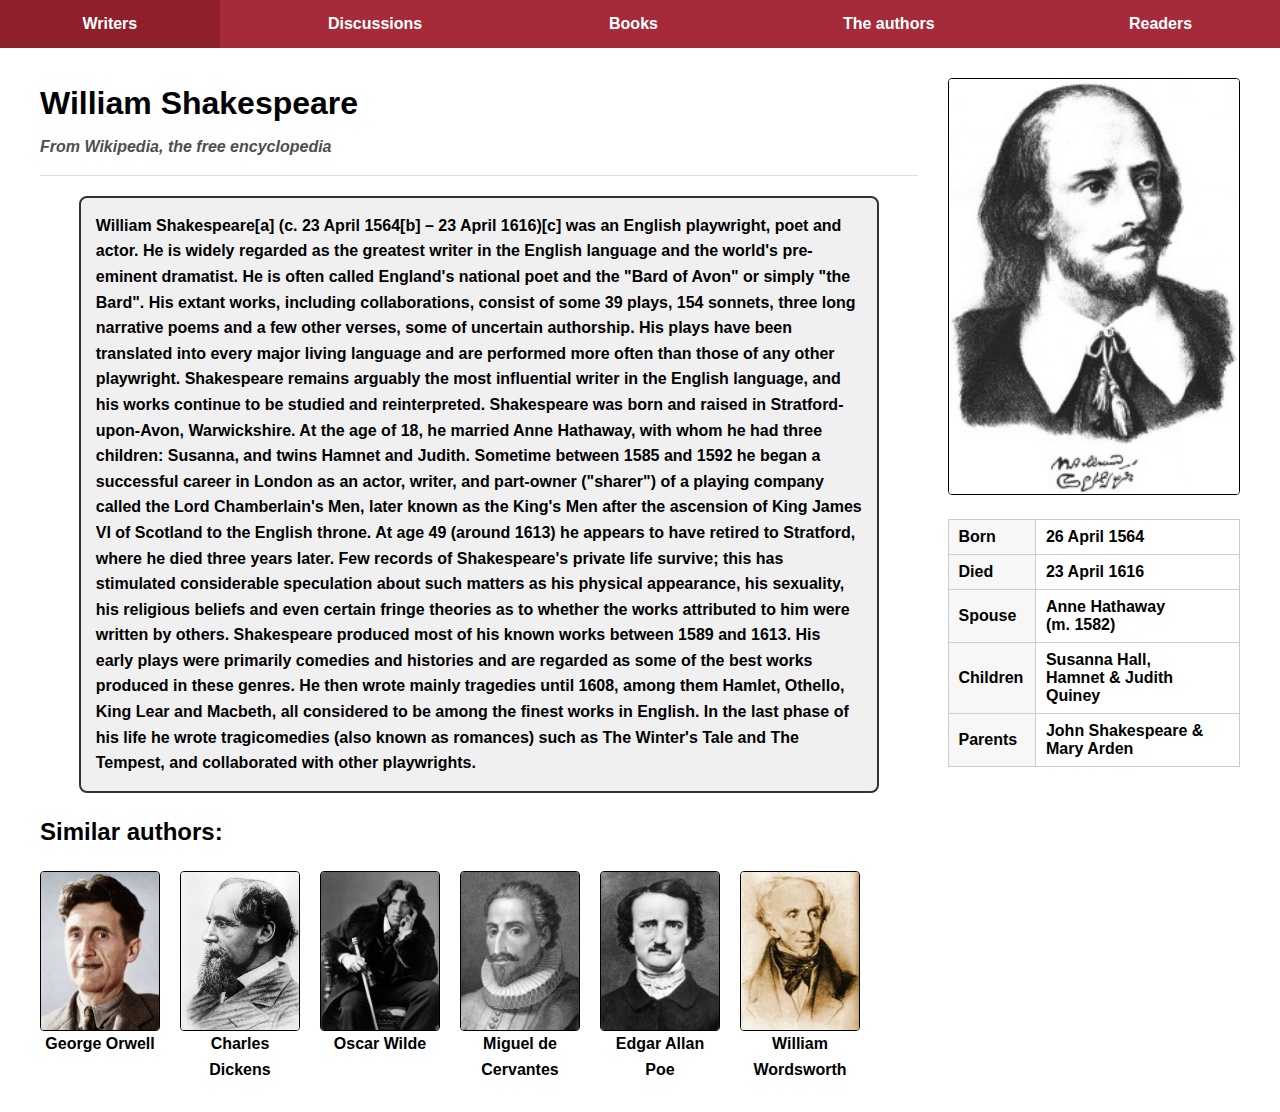
<file: index.html>
<!DOCTYPE html>
<html lang="en">
<lato-regular>

   <head>
      <meta charset="UTF-8">
      <meta name="viewport" content="width=device-width, initial-scale=1">
      <title>William Shakespeare</title>
      <link rel="stylesheet" href="HW6_3.css">
   </head>

   <body>

      <table class="nav-table">
         <thead>
            <tr>
               <th><a href="#">Writers</a></th>
               <th><a href="#">Discussions</a></th>
               <th><a href="#">Books</a></th>
               <th><a href="#">The authors</a></th>
               <th><a href="#">Readers</a></th>
            </tr>
         </thead>
      </table>

      <div class="container">
         <div class="main">
            <h1>William Shakespeare</h1>
            <p class="subtitle">From Wikipedia, the free encyclopedia</p>
            <hr>
            <p class="text-box">
               William Shakespeare[a] (c. 23 April 1564[b] – 23 April 1616)[c] was an English playwright, poet and
               actor. He is widely regarded as the greatest writer in the English language and the world's pre-eminent
               dramatist. He is often called England's national poet and the "Bard of Avon" or simply "the Bard". His
               extant works, including collaborations, consist of some 39 plays, 154 sonnets, three long narrative poems
               and a few other verses, some of uncertain authorship. His plays have been translated into every major
               living language and are performed more often than those of any other playwright. Shakespeare remains
               arguably the most influential writer in the English language, and his works continue to be studied and
               reinterpreted.
               Shakespeare was born and raised in Stratford-upon-Avon, Warwickshire. At the age of 18, he married Anne
               Hathaway, with whom he had three children: Susanna, and twins Hamnet and Judith. Sometime between 1585
               and 1592 he began a successful career in London as an actor, writer, and part-owner ("sharer") of a
               playing company called the Lord Chamberlain's Men, later known as the King's Men after the ascension of
               King James VI of Scotland to the English throne. At age 49 (around 1613) he appears to have retired to
               Stratford, where he died three years later. Few records of Shakespeare's private life survive; this has
               stimulated considerable speculation about such matters as his physical appearance, his sexuality, his
               religious beliefs and even certain fringe theories as to whether the works attributed to him were written
               by others.
               Shakespeare produced most of his known works between 1589 and 1613. His early plays were primarily
               comedies and histories and are regarded as some of the best works produced in these genres. He then wrote
               mainly tragedies until 1608, among them Hamlet, Othello, King Lear and Macbeth, all considered to be
               among the finest works in English. In the last phase of his life he wrote tragicomedies (also known as
               romances) such as The Winter's Tale and The Tempest, and collaborated with other playwrights.
            </p>
            <h2>Similar authors:</h2>
            <div class="authors">
               <div class="author">
                  <img src="oruell.jpeg">
                  <span>George Orwell</span>
               </div>
               <div class="author">
                  <img src="images.jpg">
                  <span>Charles Dickens</span>
               </div>
               <div class="author">
                  <img src="Oscar_Wilde_portrait.jpg">
                  <span>Oscar Wilde</span>
               </div>
               <div class="author">
                  <img src="1599106922.jpeg">
                  <span>Miguel de Cervantes</span>
               </div>
               <div class="author">
                  <img src="250px-EHdgar-Allan-Po.jpg">
                  <span>Edgar Allan Poe</span>
               </div>
               <div class="author">
                  <img src="author_1270122954.jpg">
                  <span>William Wordsworth</span>
               </div>
            </div>
         </div>

         <aside class="sidebar">
            <img class="portrait" src="111129_300.jpg">
            <table class="info-table">
               <tbody>
                  <tr>
                     <th>Born</th>
                     <td>26 April 1564</td>
                  </tr>
                  <tr>
                     <th>Died</th>
                     <td>23 April 1616</td>
                  </tr>
                  <tr>
                     <th>Spouse</th>
                     <td>Anne Hathaway (m. 1582)</td>
                  </tr>
                  <tr>
                     <th>Children</th>
                     <td>Susanna Hall, Hamnet & Judith Quiney</td>
                  </tr>
                  <tr>
                     <th>Parents</th>
                     <td>John Shakespeare & Mary Arden</td>
                  </tr>
               </tbody>
            </table>
         </aside>
      </div>

   </body>
</lato-regular>

</html>
</file>
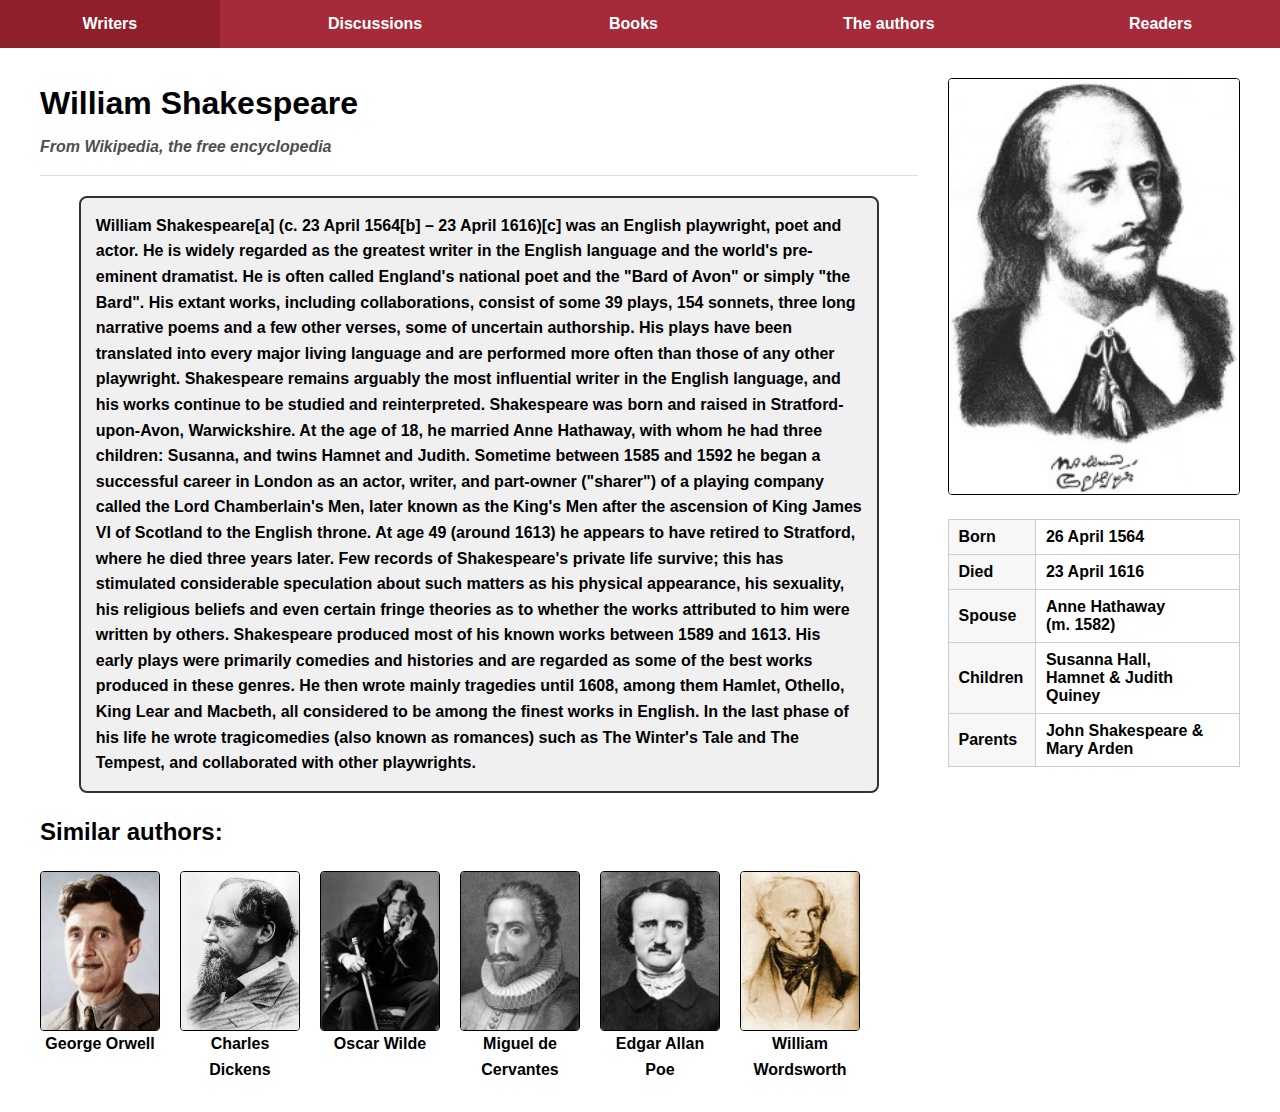
<file: HW6_3.html>
<!DOCTYPE html>
<html lang="en">
<lato-regular>

   <head>
      <meta charset="UTF-8">
      <meta name="viewport" content="width=device-width, initial-scale=1">
      <title>William Shakespeare</title>
      <link rel="stylesheet" href="HW6_3.css">
   </head>

   <body>

      <table class="nav-table">
         <thead>
            <tr>
               <th><a href="#">Writers</a></th>
               <th><a href="#">Discussions</a></th>
               <th><a href="#">Books</a></th>
               <th><a href="#">The authors</a></th>
               <th><a href="#">Readers</a></th>
            </tr>
         </thead>
      </table>

      <div class="container">
         <div class="main">
            <h1>William Shakespeare</h1>
            <p class="subtitle">From Wikipedia, the free encyclopedia</p>
            <hr>
            <p class="text-box">
               William Shakespeare[a] (c. 23 April 1564[b] – 23 April 1616)[c] was an English playwright, poet and
               actor. He is widely regarded as the greatest writer in the English language and the world's pre-eminent
               dramatist. He is often called England's national poet and the "Bard of Avon" or simply "the Bard". His
               extant works, including collaborations, consist of some 39 plays, 154 sonnets, three long narrative poems
               and a few other verses, some of uncertain authorship. His plays have been translated into every major
               living language and are performed more often than those of any other playwright. Shakespeare remains
               arguably the most influential writer in the English language, and his works continue to be studied and
               reinterpreted.
               Shakespeare was born and raised in Stratford-upon-Avon, Warwickshire. At the age of 18, he married Anne
               Hathaway, with whom he had three children: Susanna, and twins Hamnet and Judith. Sometime between 1585
               and 1592 he began a successful career in London as an actor, writer, and part-owner ("sharer") of a
               playing company called the Lord Chamberlain's Men, later known as the King's Men after the ascension of
               King James VI of Scotland to the English throne. At age 49 (around 1613) he appears to have retired to
               Stratford, where he died three years later. Few records of Shakespeare's private life survive; this has
               stimulated considerable speculation about such matters as his physical appearance, his sexuality, his
               religious beliefs and even certain fringe theories as to whether the works attributed to him were written
               by others.
               Shakespeare produced most of his known works between 1589 and 1613. His early plays were primarily
               comedies and histories and are regarded as some of the best works produced in these genres. He then wrote
               mainly tragedies until 1608, among them Hamlet, Othello, King Lear and Macbeth, all considered to be
               among the finest works in English. In the last phase of his life he wrote tragicomedies (also known as
               romances) such as The Winter's Tale and The Tempest, and collaborated with other playwrights.
            </p>
            <h2>Similar authors:</h2>
            <div class="authors">
               <div class="author">
                  <img src="oruell.jpeg">
                  <span>George Orwell</span>
               </div>
               <div class="author">
                  <img src="images.jpg">
                  <span>Charles Dickens</span>
               </div>
               <div class="author">
                  <img src="Oscar_Wilde_portrait.jpg">
                  <span>Oscar Wilde</span>
               </div>
               <div class="author">
                  <img src="1599106922.jpeg">
                  <span>Miguel de Cervantes</span>
               </div>
               <div class="author">
                  <img src="250px-EHdgar-Allan-Po.jpg">
                  <span>Edgar Allan Poe</span>
               </div>
               <div class="author">
                  <img src="author_1270122954.jpg">
                  <span>William Wordsworth</span>
               </div>
            </div>
         </div>

         <aside class="sidebar">
            <img class="portrait" src="111129_300.jpg">
            <table class="info-table">
               <tbody>
                  <tr>
                     <th>Born</th>
                     <td>26 April 1564</td>
                  </tr>
                  <tr>
                     <th>Died</th>
                     <td>23 April 1616</td>
                  </tr>
                  <tr>
                     <th>Spouse</th>
                     <td>Anne Hathaway (m. 1582)</td>
                  </tr>
                  <tr>
                     <th>Children</th>
                     <td>Susanna Hall, Hamnet & Judith Quiney</td>
                  </tr>
                  <tr>
                     <th>Parents</th>
                     <td>John Shakespeare & Mary Arden</td>
                  </tr>
               </tbody>
            </table>
         </aside>
      </div>

   </body>
</lato-regular>

</html>
</file>
<file: HW6_3.css>
lato-regular {
   font-family: "Lato", sans-serif;
   font-weight: 900;
   font-style: normal;
}

* {
   margin: 0;
   padding: 0;
   box-sizing: border-box;
}

.nav-table {
   width: 100%;
   background: #a52a3a;
   border-collapse: collapse;
}
.nav-table thead th {
   padding: 15px 20px;
   text-align: center;
}
.nav-table a {
   color: #fff;
   text-decoration: none;
   font-weight: bold;
}
.nav-table th:hover {
   background: #8f1f2c;
}

.container {
   display: flex;
   max-width: 1200px;
   margin: 30px auto;
   gap: 30px;
}

.main {
   flex: 3;
   line-height: 1.6;
}
.subtitle {
   color: #4e4e4e;
   font-style: italic;
   margin-bottom: 10px;
}
.main h1 {
   margin-bottom: 5px;
}
.main hr {
   margin: 15px 0;
   border: 0;
   border-top: 1px solid #ddd;
}

.authors {
   display: flex;
   flex-wrap: wrap;
   gap: 20px;
   margin-top: 20px;
}
.author {
   text-align: center;
   width: 120px;
}
.author img {
   width: 120px;
   height: 160px;
   object-fit: cover;
   display: block;
   border-radius: 4px;
   border: 1px solid rgb(0, 0, 0);
}
.author span {
   color: #000000;
}

.sidebar {
   flex: 1;
}
.sidebar .portrait {
   width: 100%;
   height: auto;
   border-radius: 4px;
   margin-bottom: 20px;
   border: 1px solid rgb(0, 0, 0);
}
.info-table {
   width: 100%;
   border-collapse: collapse;
}
.info-table th,
.info-table td {
   border: 1px solid #ccc;
   padding: 8px 10px;
   text-align: left;
}
.info-table th {
   width: 30%;
   background: #f7f7f7;
}

@media (max-width: 800px) {
   .container {
      flex-direction: column;
   }
}

.text-box {
   border: 2px solid #333;
   padding: 15px;
   background-color: #f0f0f0;
   width: 800px;
   margin: 20px auto;
   border-radius: 8px;
}
</file>
